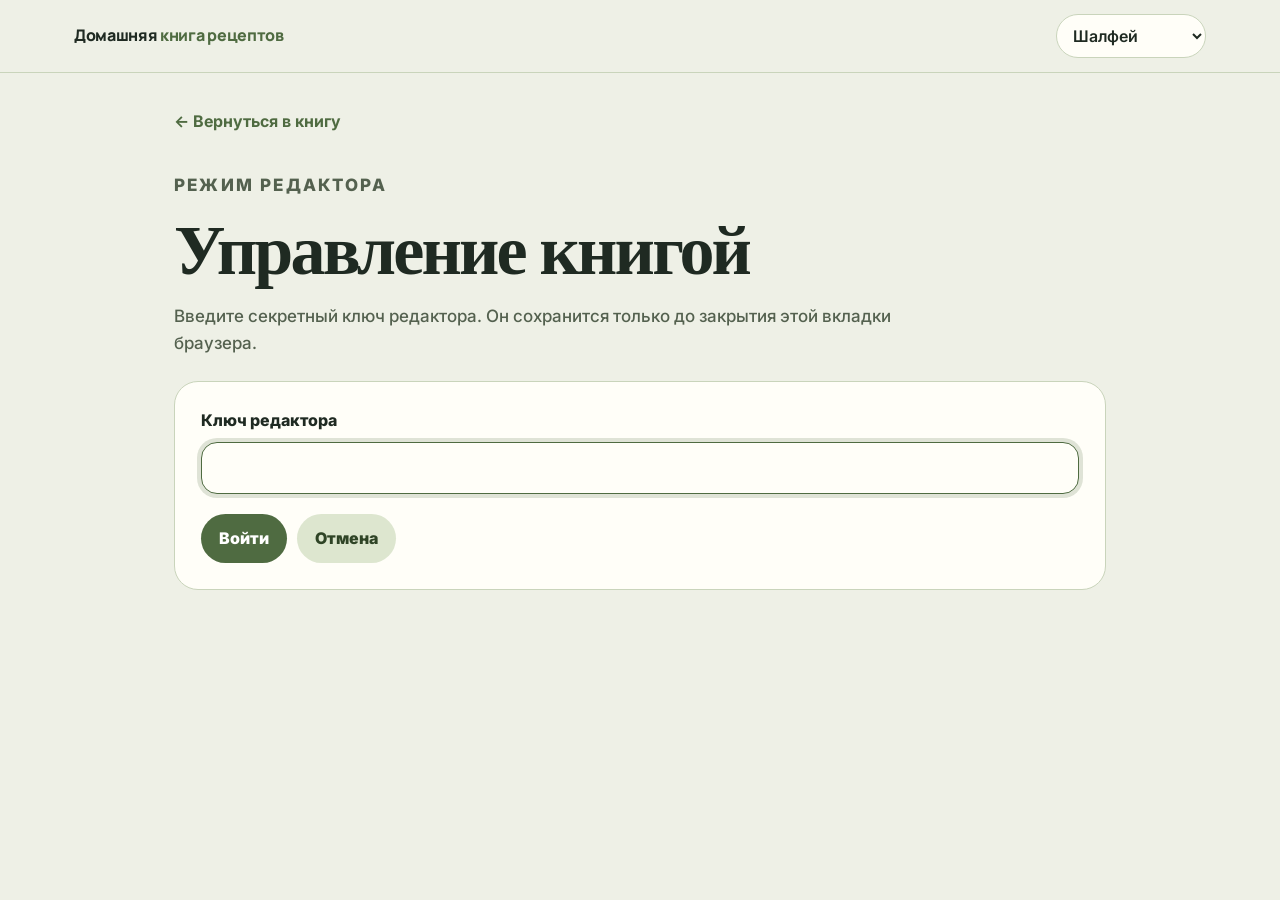
<file: admin.html>
<!doctype html>
<html lang="ru">
<head>
  <meta charset="utf-8">

  <meta
    name="viewport"
    content="width=device-width, initial-scale=1"
  >

  <meta name="robots" content="noindex, nofollow">

  <title>Добавить рецепт — Домашняя книга рецептов</title>

  <link rel="preconnect" href="https://fonts.googleapis.com">
  <link rel="preconnect" href="https://fonts.gstatic.com" crossorigin>
  <link rel="stylesheet" href="https://fonts.googleapis.com/css2?family=Inter:wght@400;500;600;700;800&family=Manrope:wght@600;700;800&display=swap">
  <link rel="stylesheet" href="/assets/css/styles.css">

  <style>
    .admin-shell {
      max-width: 980px;
      margin: auto;
      padding: 28px 24px 90px;
    }

    .admin-intro {
      margin-bottom: 24px;
    }

    .admin-intro h1 {
      margin: 10px 0 12px;
      font: 700 clamp(40px, 7vw, 70px) / 1 Georgia, serif;
      letter-spacing: -.04em;
    }

    .admin-intro p {
      max-width: 760px;
      color: var(--muted);
      font-size: 17px;
      line-height: 1.6;
    }

    .admin-form {
      display: grid;
      gap: 20px;
    }

    .form-grid {
      display: grid;
      grid-template-columns: repeat(2, minmax(0, 1fr));
      gap: 16px;
    }

    .form-field {
      display: grid;
      gap: 8px;
    }

    .form-field.full {
      grid-column: 1 / -1;
    }

    .form-field label,
    .fieldset-title {
      font-weight: 800;
    }

    .form-field small,
    .form-help {
      color: var(--muted);
      line-height: 1.5;
    }

    textarea {
      width: 100%;
      min-height: 130px;
      resize: vertical;
      border: 1px solid var(--line);
      border-radius: 16px;
      background: var(--paper);
      color: var(--text);
      padding: 15px 16px;
      font: inherit;
      line-height: 1.55;
      outline: none;
    }

    textarea:focus {
      border-color: var(--accent);
      box-shadow:
        0 0 0 4px
        color-mix(in srgb, var(--accent) 18%, transparent);
    }

    .large-textarea {
      min-height: 230px;
    }

    .checkbox-grid {
      display: grid;
      gap: 12px;
    }

    .checkbox-row {
      display: grid;
      grid-template-columns: 22px 1fr;
      gap: 10px;
      align-items: start;
      cursor: pointer;
    }

    .checkbox-row input {
      width: 18px;
      height: 18px;
      margin: 2px 0 0;
    }

    .checkbox-row strong {
      display: block;
      margin-bottom: 3px;
    }

    .checkbox-row span {
      color: var(--muted);
      font-size: 14px;
      line-height: 1.45;
    }

    .admin-actions {
      display: flex;
      flex-wrap: wrap;
      gap: 10px;
      align-items: center;
    }

    .primary-button,
    .secondary-button,
    .danger-button {
      display: inline-flex;
      align-items: center;
      justify-content: center;
      border: 0;
      border-radius: 999px;
      padding: 12px 18px;
      font: inherit;
      font-weight: 850;
      cursor: pointer;
      text-decoration: none;
    }

    .primary-button {
      background: var(--accent);
      color: white;
    }

    .secondary-button {
      background: var(--soft);
      color: var(--accent-dark);
    }

    .danger-button {
      background: var(--paper);
      color: var(--text);
      border: 1px solid var(--line);
    }

    button:disabled {
      opacity: .55;
      cursor: wait;
    }

    .status-message {
      margin: 14px 0 0;
      padding: 14px 16px;
      border-radius: 16px;
      background: var(--highlight);
      border: 1px solid var(--line);
      line-height: 1.5;
    }

    .status-message.error {
      border-color: #b95b5b;
    }

    .status-message.success {
      border-color: var(--accent);
    }

    .status-message a {
      font-weight: 850;
      color: var(--accent-dark);
    }

    .admin-tabs {
      display: inline-flex;
      flex-wrap: wrap;
      gap: 4px;
      margin-bottom: 22px;
      padding: 4px;
      border: 1px solid var(--line);
      border-radius: 999px;
      background: var(--paper);
    }

    .admin-tab {
      flex: 1 1 auto;
      min-height: 44px;
      padding: 10px 18px;
      border: 0;
      border-radius: 999px;
      background: transparent;
      color: var(--text);
      font: inherit;
      font-weight: 700;
      cursor: pointer;
      text-align: center;
    }

    .admin-tab[aria-selected="true"] {
      background: var(--accent);
      color: white;
    }

    .admin-tab:focus-visible {
      outline: none;
      box-shadow: 0 0 0 3px color-mix(in srgb, var(--accent) 30%, transparent);
    }

    [data-panel="deleted"][hidden],
    [data-panel="recipe"][hidden] {
      display: none !important;
    }

    @media (max-width: 720px) {
      .admin-tabs {
        display: flex;
        flex-wrap: nowrap;
        width: 100%;
      }

      .admin-tab {
        flex: 1 1 0;
        min-height: 48px;
      }
    }

    .editor-bar {
      display: flex;
      flex-wrap: wrap;
      justify-content: space-between;
      align-items: center;
      gap: 12px;
      margin-bottom: 22px;
      padding: 14px 16px;
      border-radius: 18px;
      background: var(--soft);
    }

    .editor-bar p {
      margin: 0;
      font-weight: 800;
    }

    .image-upload-grid {
      display: grid;
      grid-template-columns: minmax(0, 1fr) minmax(240px, .8fr);
      gap: 20px;
      align-items: start;
    }

    .image-picker {
      display: grid;
      gap: 10px;
    }

    .image-picker input[type="file"] {
      width: 100%;
      border: 1px dashed var(--line);
      border-radius: 16px;
      background: var(--paper);
      padding: 18px;
      color: var(--text);
      font: inherit;
    }

    .image-preview-card {
      overflow: hidden;
      border: 1px solid var(--line);
      border-radius: 18px;
      background: var(--paper);
    }

    .image-preview-card img {
      display: block;
      width: 100%;
      max-height: 360px;
      object-fit: cover;
      background: var(--soft);
    }

    .image-preview-info {
      display: grid;
      gap: 10px;
      padding: 14px;
    }

    .image-preview-info p {
      margin: 0;
      color: var(--muted);
      font-size: 14px;
      line-height: 1.45;
      overflow-wrap: anywhere;
    }

    .import-box {
      border: 2px solid color-mix(in srgb, var(--accent) 35%, var(--line));
      background:
        linear-gradient(
          135deg,
          color-mix(in srgb, var(--soft) 75%, transparent),
          var(--paper)
        );
    }

    .import-form-row {
      display: grid;
      grid-template-columns: minmax(0, 1fr) auto;
      gap: 10px;
      align-items: end;
    }

    .import-preview {
      margin-top: 18px;
      overflow: hidden;
      border: 1px solid var(--line);
      border-radius: 20px;
      background: var(--paper);
    }

    .import-preview-layout {
      display: grid;
      grid-template-columns: minmax(220px, .75fr) minmax(0, 1.25fr);
    }

    .import-preview-image-wrap {
      min-height: 260px;
      background: var(--soft);
    }

    .import-preview-image-wrap img {
      width: 100%;
      height: 100%;
      min-height: 260px;
      max-height: 460px;
      display: block;
      object-fit: cover;
    }

    .import-preview-body {
      display: grid;
      align-content: start;
      gap: 14px;
      padding: 22px;
    }

    .import-preview-body h3 {
      margin: 0;
      font: 700 clamp(27px, 4vw, 40px) / 1.05 Georgia, serif;
    }

    .import-preview-body p {
      margin: 0;
      line-height: 1.55;
    }

    .import-source {
      color: var(--muted);
      overflow-wrap: anywhere;
    }

    .import-meta {
      display: flex;
      flex-wrap: wrap;
      gap: 8px;
    }

    .import-meta span {
      padding: 7px 10px;
      border-radius: 999px;
      background: var(--soft);
      color: var(--accent-dark);
      font-size: 14px;
      font-weight: 800;
    }

    .import-warning-list {
      margin: 0;
      padding: 14px 18px 14px 34px;
      border-radius: 15px;
      background: var(--highlight);
      line-height: 1.5;
    }

    .import-details {
      display: grid;
      grid-template-columns: repeat(2, minmax(0, 1fr));
      gap: 14px;
      padding: 0 22px 22px;
    }

    .import-detail-card {
      min-width: 0;
      border: 1px solid var(--line);
      border-radius: 16px;
      padding: 16px;
      background: var(--paper);
    }

    .import-detail-card h4 {
      margin: 0 0 10px;
      font-size: 17px;
    }

    .import-scroll-list {
      max-height: 300px;
      margin: 0;
      padding-left: 22px;
      overflow: auto;
      line-height: 1.5;
    }

    .import-scroll-list li + li {
      margin-top: 7px;
    }

    .import-preview-footer {
      display: grid;
      gap: 14px;
      padding: 18px 22px 22px;
      border-top: 1px solid var(--line);
    }

    .import-image-choice {
      display: grid;
      grid-template-columns: 22px 1fr;
      gap: 10px;
      align-items: start;
      cursor: pointer;
    }

    .import-image-choice input {
      width: 18px;
      height: 18px;
      margin-top: 3px;
    }

    .import-image-choice strong {
      display: block;
      margin-bottom: 3px;
    }

    .import-image-choice small {
      color: var(--muted);
      line-height: 1.4;
    }

    .picker {
      position: relative;
      display: grid;
      gap: 8px;
    }

    .picker-trigger {
      display: flex;
      align-items: center;
      justify-content: space-between;
      gap: 10px;
      min-height: 48px;
      padding: 12px 16px;
      border: 1px solid var(--line);
      border-radius: 16px;
      background: var(--paper);
      color: var(--text);
      font: inherit;
      text-align: left;
      cursor: pointer;
      overflow-wrap: anywhere;
    }

    .picker-trigger:focus,
    .picker[data-open="true"] .picker-trigger {
      border-color: var(--accent);
      box-shadow: 0 0 0 4px color-mix(in srgb, var(--accent) 18%, transparent);
      outline: none;
    }

    .picker-trigger .picker-summary {
      flex: 1;
      min-width: 0;
    }

    .picker-trigger .picker-placeholder {
      color: var(--muted);
    }

    .picker-caret {
      flex-shrink: 0;
      font-size: 12px;
      color: var(--muted);
      transition: transform .15s ease;
    }

    .picker[data-open="true"] .picker-caret {
      transform: rotate(180deg);
    }

    .picker-panel {
      position: absolute;
      top: calc(100% + 6px);
      left: 0;
      right: 0;
      z-index: 30;
      max-height: min(60vh, 360px);
      overflow: auto;
      padding: 10px;
      border: 1px solid var(--line);
      border-radius: 18px;
      background: var(--paper);
      box-shadow: 0 18px 40px rgba(0, 0, 0, .12);
    }

    .picker-search {
      width: 100%;
      margin-bottom: 10px;
      padding: 10px 12px;
      border: 1px solid var(--line);
      border-radius: 12px;
      background: var(--paper);
      color: var(--text);
      font: inherit;
    }

    .picker-search:focus {
      border-color: var(--accent);
      box-shadow: 0 0 0 3px color-mix(in srgb, var(--accent) 16%, transparent);
      outline: none;
    }

    .picker-option {
      display: grid;
      grid-template-columns: 22px 1fr;
      gap: 10px;
      align-items: start;
      padding: 9px 10px;
      border-radius: 12px;
      cursor: pointer;
    }

    .picker-option:hover,
    .picker-option:focus-within {
      background: var(--soft);
    }

    .picker-option input {
      width: 18px;
      height: 18px;
      margin: 2px 0 0;
    }

    .picker-option span {
      line-height: 1.4;
    }

    .picker-empty {
      padding: 12px;
      color: var(--muted);
      text-align: center;
    }

    .picker-clear {
      display: inline-flex;
      align-items: center;
      gap: 6px;
      padding: 8px 12px;
      border: 0;
      border-radius: 999px;
      background: var(--soft);
      color: var(--accent-dark);
      font: inherit;
      font-weight: 700;
      cursor: pointer;
      margin-bottom: 8px;
    }

    .picker-clear[hidden] {
      display: none;
    }

    @media (max-width: 720px) {
      .picker-panel {
        max-height: 70vh;
      }
    }

    [hidden] {
      display: none !important;
    }

    @media (max-width: 720px) {
      .admin-shell {
        padding-left: 16px;
        padding-right: 16px;
      }

      .form-grid,
      .image-upload-grid,
      .import-form-row,
      .import-preview-layout,
      .import-details {
        grid-template-columns: 1fr;
      }

      .form-field.full {
        grid-column: auto;
      }

      .admin-actions > * {
        width: 100%;
      }

      .import-preview-image-wrap,
      .import-preview-image-wrap img {
        min-height: 210px;
        max-height: 330px;
      }
    }

    .deleted-recipes-list {
      display: grid;
      gap: 10px;
      margin: 0;
      padding: 0;
      list-style: none;
    }

    .deleted-recipe-item {
      display: flex;
      flex-wrap: wrap;
      gap: 10px;
      align-items: center;
      justify-content: space-between;
      padding: 14px 16px;
      border: 1px solid var(--line);
      border-radius: 16px;
      background: var(--paper);
    }

    .deleted-recipe-info {
      display: grid;
      gap: 4px;
      min-width: 0;
      flex: 1 1 240px;
    }

    .deleted-recipe-title {
      font-weight: 800;
      word-break: break-word;
    }

    .deleted-recipe-date {
      color: var(--muted);
      font-size: 14px;
    }

    .deleted-recipe-actions {
      display: flex;
      gap: 8px;
      flex-shrink: 0;
    }

    .deleted-empty {
      color: var(--muted);
      line-height: 1.6;
    }
  </style>
</head>

<body>
  <header class="site-header">
    <div class="header-inner">
      <a class="brand" href="/">
        Домашняя <em>книга рецептов</em>
      </a>

      <div class="header-actions">
        <select
          class="theme-select"
          data-theme-select
          aria-label="Цветовая тема"
        >
          <option value="sage">Шалфей</option>
          <option value="coffee">☕ Кофе</option>
          <option value="sea">Морская</option>
          <option value="cobalt">Кобальт</option>
          <option value="cherry">❤️ Вишня</option>
          <option value="plum">Сливовая</option>
          <option value="turquoise">Бирюза</option>
          <option value="lilac">Сиреневая</option>
          <option value="dark">Тёмная</option>
        </select>
      </div>
    </div>
  </header>

  <main class="admin-shell">
    <a class="back" href="/">← Вернуться в книгу</a>

    <section id="login-section">
      <div class="admin-intro">
        <p class="kicker">Режим редактора</p>
        <h1>Управление книгой</h1>

        <p>
          Введите секретный ключ редактора. Он сохранится только
          до закрытия этой вкладки браузера.
        </p>
      </div>

      <form id="login-form" class="block admin-form">
        <div class="form-field">
          <label for="editor-key">Ключ редактора</label>

          <input
            id="editor-key"
            name="editorKey"
            type="password"
            autocomplete="off"
            required
          >
        </div>

        <div class="admin-actions">
          <button
            id="login-button"
            class="primary-button"
            type="submit"
          >
            Войти
          </button>

          <a class="secondary-button" href="/">
            Отмена
          </a>
        </div>

        <p id="login-status" class="status-message" hidden></p>
      </form>
    </section>

    <section id="editor-section" hidden>
      <div class="editor-bar">
        <p>Режим редактора включён</p>

        <div class="admin-actions">
          <a class="secondary-button" href="/">
            Открыть книгу
          </a>

          <button
            id="logout-button"
            class="danger-button"
            type="button"
          >
            Выйти
          </button>
        </div>
      </div>

      <div class="admin-tabs" role="tablist" aria-label="Разделы админки">
        <button
          type="button"
          class="admin-tab"
          role="tab"
          id="tab-recipe"
          aria-controls="panel-recipe"
          aria-selected="true"
          data-tab="recipe"
        >
          Добавить рецепт
        </button>

        <button
          type="button"
          class="admin-tab"
          role="tab"
          id="tab-deleted"
          aria-controls="panel-deleted"
          aria-selected="false"
          data-tab="deleted"
        >
          Удалённые рецепты
        </button>
      </div>

      <section
        id="panel-recipe"
        data-panel="recipe"
        role="tabpanel"
        aria-labelledby="tab-recipe"
      >
      <div class="admin-intro">
        <p class="kicker" id="form-kicker">Новая карточка</p>
        <h1 id="form-title">Добавить рецепт</h1>

        <p>
          Рецепт можно заполнить вручную или сначала импортировать
          с сайта. После импорта обязательно проверьте данные и только
          потом сохраните карточку.
        </p>

        <div id="new-recipe-button-wrap" hidden>
          <a class="secondary-button" href="/admin.html">Создать новый рецепт</a>
        </div>
      </div>

      <section class="block import-box">
        <h2>Импортировать по ссылке</h2>

        <p class="form-help">
          Вставьте ссылку на страницу рецепта. Мы попробуем получить
          название, ингредиенты, шаги, время, порции и фотографию.
          Ничего не сохранится без вашего подтверждения.
        </p>

        <form id="import-form" class="admin-form">
          <div class="import-form-row">
            <div class="form-field">
              <label for="import-url">Ссылка на рецепт</label>

              <input
                id="import-url"
                name="importUrl"
                type="url"
                inputmode="url"
                autocomplete="url"
                placeholder="https://..."
                required
              >
            </div>

            <button
              id="import-button"
              class="primary-button"
              type="submit"
            >
              Получить рецепт
            </button>
          </div>

          <p id="import-status" class="status-message" hidden></p>
        </form>

        <article id="import-preview" class="import-preview" hidden>
          <div class="import-preview-layout">
            <div
              id="import-preview-image-wrap"
              class="import-preview-image-wrap"
              hidden
            >
              <img
                id="import-preview-image"
                alt="Фотография найденного рецепта"
              >
            </div>

            <div class="import-preview-body">
              <p class="kicker">Предварительный просмотр</p>
              <h3 id="import-preview-title">Рецепт</h3>
              <p id="import-preview-description" hidden></p>
              <p id="import-preview-source" class="import-source"></p>
              <div id="import-preview-meta" class="import-meta"></div>

              <ul
                id="import-preview-warnings"
                class="import-warning-list"
                hidden
              ></ul>
            </div>
          </div>

          <div class="import-details">
            <section class="import-detail-card">
              <h4 id="import-ingredients-heading">Ингредиенты</h4>
              <ul
                id="import-preview-ingredients"
                class="import-scroll-list"
              ></ul>
            </section>

            <section class="import-detail-card">
              <h4 id="import-steps-heading">Приготовление</h4>
              <ol
                id="import-preview-steps"
                class="import-scroll-list"
              ></ol>
            </section>
          </div>

          <div class="import-preview-footer">
            <label
              id="import-image-choice"
              class="import-image-choice"
              hidden
            >
              <input
                id="import-image-checkbox"
                type="checkbox"
                checked
              >

              <span>
                <strong>Сохранить найденную фотографию</strong>
                <small>
                  При сохранении рецепта изображение будет скопировано
                  в ваше R2-хранилище.
                </small>
              </span>
            </label>

            <div class="admin-actions">
              <button
                id="apply-import-button"
                class="primary-button"
                type="button"
              >
                Перенести в форму
              </button>

              <button
                id="cancel-import-button"
                class="danger-button"
                type="button"
              >
                Отменить импорт
              </button>
            </div>
          </div>
        </article>
      </section>

      <form id="recipe-form" class="admin-form">
        <section class="block">
          <h2>Основное</h2>

          <div class="form-grid">
            <div class="form-field full">
              <label for="title">Название *</label>

              <input
                id="title"
                name="title"
                type="text"
                maxlength="200"
                required
              >
            </div>

            <div class="form-field full">
              <label for="description">Краткое описание</label>

              <textarea
                id="description"
                name="description"
              ></textarea>
            </div>

            <div class="form-field">
              <label>Категории</label>

              <div
                id="category-picker"
                class="picker"
                data-picker="category"
              >
                <button
                  type="button"
                  class="picker-trigger"
                  data-picker-trigger
                  aria-haspopup="listbox"
                  aria-expanded="false"
                >
                  <span
                    class="picker-summary"
                    data-picker-summary
                  >
                    <span class="picker-placeholder">
                      Выберите категории
                    </span>
                  </span>

                  <span class="picker-caret">▼</span>
                </button>

                <div
                  class="picker-panel"
                  data-picker-panel
                  hidden
                >
                  <input
                    type="search"
                    class="picker-search"
                    placeholder="Найти категорию…"
                    data-picker-search
                  >

                  <button
                    type="button"
                    class="picker-clear"
                    data-picker-clear
                    hidden
                  >
                    Сбросить
                  </button>

                  <div
                    class="picker-options"
                    data-picker-options
                    role="listbox"
                    aria-multiselectable="true"
                  ></div>
                </div>
              </div>

              <small>
                Можно выбрать несколько. Свободного ввода нет.
              </small>
            </div>

            <div class="form-field">
              <label>Метки</label>

              <div
                id="tag-picker"
                class="picker"
                data-picker="tag"
              >
                <button
                  type="button"
                  class="picker-trigger"
                  data-picker-trigger
                  aria-haspopup="listbox"
                  aria-expanded="false"
                >
                  <span
                    class="picker-summary"
                    data-picker-summary
                  >
                    <span class="picker-placeholder">
                      Выберите метки
                    </span>
                  </span>

                  <span class="picker-caret">▼</span>
                </button>

                <div
                  class="picker-panel"
                  data-picker-panel
                  hidden
                >
                  <input
                    type="search"
                    class="picker-search"
                    placeholder="Найти метку…"
                    data-picker-search
                  >

                  <button
                    type="button"
                    class="picker-clear"
                    data-picker-clear
                    hidden
                  >
                    Сбросить
                  </button>

                  <div
                    class="picker-options"
                    data-picker-options
                    role="listbox"
                    aria-multiselectable="true"
                  ></div>
                </div>
              </div>

              <small>
                Отмечайте подходящие метки. Свободного ввода нет.
              </small>
            </div>

            <div class="form-field">
              <label for="servings">Базовое количество порций</label>

              <input
                id="servings"
                name="servings"
                type="number"
                min="0"
                step="0.5"
                placeholder="6"
              >
            </div>

            <div class="form-field">
              <label for="servings-text">Как показать порции</label>

              <input
                id="servings-text"
                name="servingsText"
                type="text"
                placeholder="6–8 порций"
              >
            </div>

            <div class="form-field">
              <label for="prep-minutes">Подготовка, минут</label>

              <input
                id="prep-minutes"
                name="prepMinutes"
                type="number"
                min="0"
                step="1"
                placeholder="20"
              >
            </div>

            <div class="form-field">
              <label for="cook-minutes">Приготовление, минут</label>

              <input
                id="cook-minutes"
                name="cookMinutes"
                type="number"
                min="0"
                step="1"
                placeholder="40"
              >
            </div>

            <div class="form-field">
              <label for="total-minutes">Общее время, минут</label>

              <input
                id="total-minutes"
                name="totalMinutes"
                type="number"
                min="0"
                step="1"
                placeholder="60"
              >
            </div>
          </div>
        </section>

        <section class="block">
          <h2>Фотография</h2>

          <div class="image-upload-grid">
            <div class="image-picker">
              <div class="form-field">
                <label for="image-file">
                  Выбрать фотографию
                </label>

                <input
                  id="image-file"
                  name="imageFile"
                  type="file"
                  accept="image/jpeg,image/png,image/webp"
                >

                <small>
                  Поддерживаются JPG, PNG и WebP размером до 8 МБ.
                  Для экономии места лучше использовать изображение
                  до 1600 пикселей и весом до 1–2 МБ.
                </small>
              </div>

              <p id="image-status" class="status-message" hidden></p>
            </div>

            <div
              id="image-preview-card"
              class="image-preview-card"
              hidden
            >
              <img
                id="image-preview"
                alt="Предварительный просмотр фотографии"
              >

              <div class="image-preview-info">
                <p id="image-file-info"></p>

                <button
                  id="remove-image-button"
                  class="danger-button"
                  type="button"
                >
                  Убрать фотографию
                </button>
              </div>
            </div>
          </div>
        </section>

        <section class="block">
          <h2>Ингредиенты *</h2>

          <div class="form-field">
            <label for="ingredients">
              Каждый ингредиент с новой строки
            </label>

            <textarea
              id="ingredients"
              name="ingredients"
              class="large-textarea"
              required
              placeholder="[Для супа]
Курица — 500–700 г
Картофель — 4–5 шт.
Соль — по вкусу

[Для клёцок]
Яйцо — 1 шт.
Мука — 5–7 ст. л."
            ></textarea>

            <small>
              Строка в квадратных скобках создаёт раздел:
              [Для супа]. Строка [] завершает раздел.
            </small>
          </div>
        </section>

        <section class="block">
          <h2>Приготовление *</h2>

          <div class="form-field">
            <label for="steps">
              Каждый шаг с новой строки
            </label>

            <textarea
              id="steps"
              name="steps"
              class="large-textarea"
              required
              placeholder="1. Сварить куриный бульон.
2. Добавить картофель.

[Клёцки]
Смешать яйцо, молоко и муку.
Опускать тесто в кипящий суп.

[]
5. Добавить зелень и дать супу настояться."
            ></textarea>

            <small>
              Обычные строки становятся нумерованными шагами.
              Блок [Клёцки] показывается как вложенный блок без номеров.
              Строка [] возвращает обычную нумерацию.
            </small>
          </div>
        </section>

        <section class="block">
          <h2>Полезные дополнения</h2>

          <div class="form-grid">
            <div class="form-field full">
              <label for="tips">Хитрости</label>

              <textarea
                id="tips"
                name="tips"
                placeholder="Каждая хитрость с новой строки или через точку с запятой."
              ></textarea>
            </div>

            <div class="form-field full">
              <label for="serve-with">С чем подавать</label>

              <textarea
                id="serve-with"
                name="serveWith"
              ></textarea>
            </div>

            <div class="form-field full">
              <label for="highlight">Изюминка</label>

              <textarea
                id="highlight"
                name="highlight"
              ></textarea>
            </div>

            <div class="form-field full">
              <label for="batch-tip">
                Что можно приготовить заранее или побольше
              </label>

              <textarea
                id="batch-tip"
                name="batchTip"
              ></textarea>
            </div>

            <div class="form-field full">
              <label for="notes">Заметки</label>

              <textarea
                id="notes"
                name="notes"
              ></textarea>
            </div>
          </div>
        </section>

        <section class="block">
          <h2>Источник</h2>

          <div class="form-grid">
            <div class="form-field">
              <label for="source-name">Название источника</label>

              <input
                id="source-name"
                name="sourceName"
                type="text"
                value="Рецепт от Пети"
              >
            </div>

            <div class="form-field">
              <label for="source-url">Ссылка на источник</label>

              <input
                id="source-url"
                name="sourceUrl"
                type="url"
                placeholder="https://..."
              >
            </div>

            <div class="form-field full">
              <label for="image-credit">
                Автор или источник фотографии
              </label>

              <input
                id="image-credit"
                name="imageCredit"
                type="text"
                placeholder="Например: собственная фотография"
              >
            </div>
          </div>
        </section>

        <section class="block">
          <h2>Отметки</h2>

          <div class="checkbox-grid">
            <label class="checkbox-row">
              <input
                name="isVerified"
                type="checkbox"
              >

              <span>
                <strong>Проверено</strong>
                Рецепт уже приготовлен и одобрен.
              </span>
            </label>

            <label class="checkbox-row">
              <input
                name="isFavorite"
                type="checkbox"
              >

              <span>
                <strong>Избранное</strong>
                Показывать сердечко в книге.
              </span>
            </label>

            <label class="checkbox-row">
              <input
                name="isWeeklyPrep"
                type="checkbox"
              >

              <span>
                <strong>Заготовки на неделю</strong>
                Ставьте только для полноценной заготовки, которую можно
                заморозить или завакуумировать и позднее быстро довести
                до готовности. Супы и обычные готовые блюда эту метку
                не получают.
              </span>
            </label>
          </div>
        </section>

        <div class="admin-actions">
          <button
            id="save-button"
            class="primary-button"
            type="submit"
          >
            Сохранить рецепт
          </button>

          <button
            id="reset-button"
            class="secondary-button"
            type="button"
          >
            Очистить форму
          </button>

          <a class="danger-button" href="/">
            Отмена
          </a>
        </div>

        <p id="save-status" class="status-message" hidden></p>
      </form>
      </section>

      <section
        class="block"
        id="deleted-recipes-section"
        data-panel="deleted"
        role="tabpanel"
        aria-labelledby="tab-deleted"
        hidden
      >
        <h2>Удалённые рецепты</h2>

        <p
          id="deleted-recipes-status"
          class="status-message"
          hidden
        ></p>

        <ul
          id="deleted-recipes-list"
          class="deleted-recipes-list"
          hidden
        ></ul>

        <p
          id="deleted-recipes-empty"
          class="deleted-empty"
          hidden
        >Удалённых рецептов нет.</p>
      </section>
    </section>
  </main>

  <script src="/assets/js/theme.js"></script>
  <script src="/assets/js/taxonomy.js"></script>
  <script type="module" src="/assets/js/admin.js"></script>
</body>
</html>
</file>
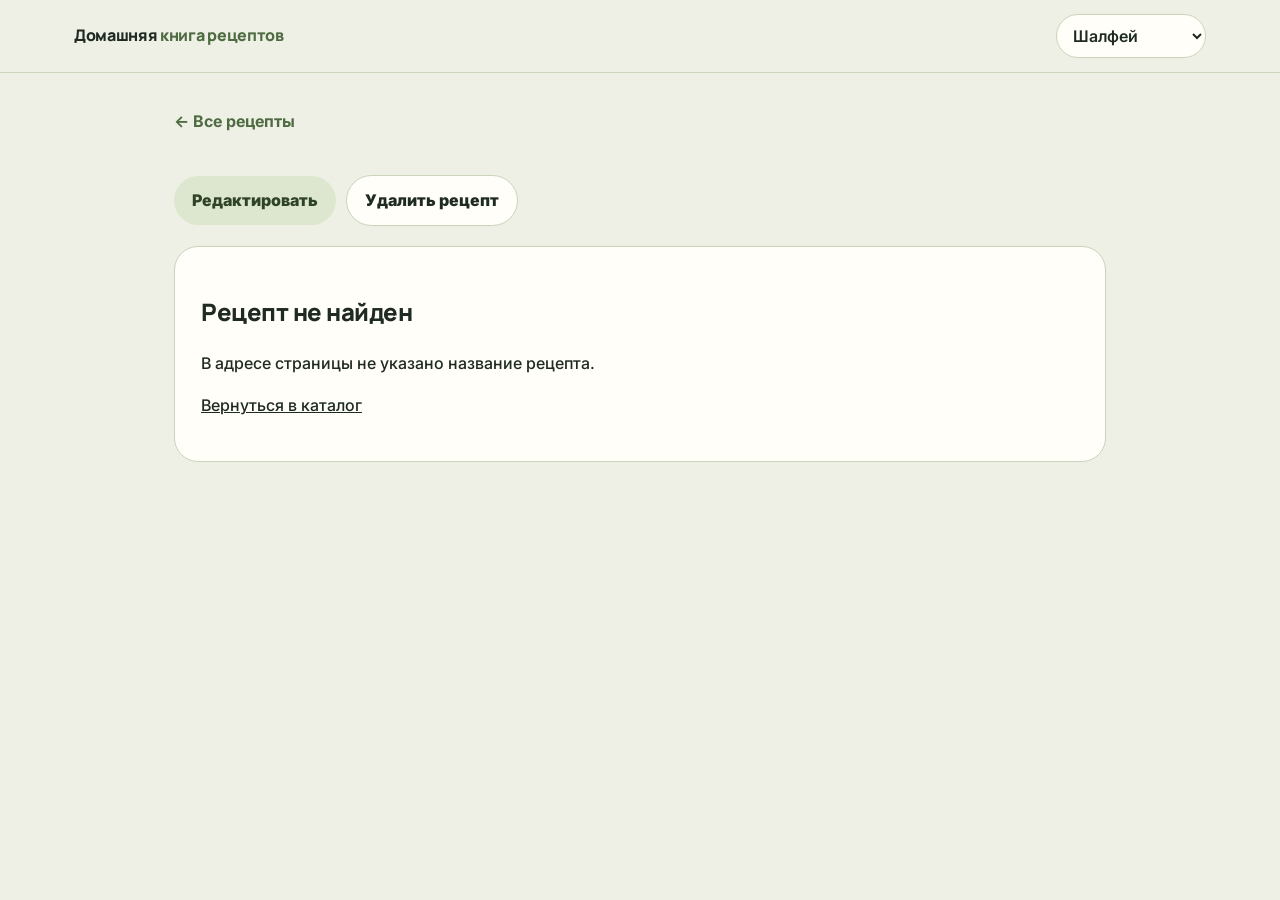
<file: recipe.html>
<!doctype html>
<html lang="ru" itemscope itemtype="https://schema.org/Recipe">
<head>
  <meta charset="utf-8">
  <meta name="viewport" content="width=device-width, initial-scale=1">

  <title>Рецепт — Домашняя книга рецептов</title>
  <meta
    id="page-description"
    name="description"
    content="Рецепт из домашней книги"
  >

  <link rel="preconnect" href="https://fonts.googleapis.com">
  <link rel="preconnect" href="https://fonts.gstatic.com" crossorigin>
  <link rel="stylesheet" href="https://fonts.googleapis.com/css2?family=Inter:wght@400;500;600;700;800&family=Manrope:wght@600;700;800&display=swap">
  <link rel="stylesheet" href="/assets/css/styles.css">

  <style>
    .admin-actions {
      display: flex;
      flex-wrap: wrap;
      gap: 10px;
      align-items: center;
      margin-top: 20px;
    }

    .secondary-button,
    .danger-button {
      display: inline-flex;
      align-items: center;
      justify-content: center;
      border: 0;
      border-radius: 999px;
      padding: 12px 18px;
      font: inherit;
      font-weight: 850;
      cursor: pointer;
      text-decoration: none;
    }

    .secondary-button {
      background: var(--soft);
      color: var(--accent-dark);
    }

    .danger-button {
      background: var(--paper);
      color: var(--text);
      border: 1px solid var(--line);
    }

    .danger-button:disabled {
      opacity: .55;
      cursor: wait;
    }
  </style>

  <script
    id="recipe-jsonld"
    type="application/ld+json"
  >{}</script>
</head>

<body>
  <header class="site-header">
    <div class="header-inner">
      <a class="brand" href="/">
        Домашняя <em>книга рецептов</em>
      </a>

      <div class="header-actions">
        <select
          class="theme-select"
          data-theme-select
          aria-label="Цветовая тема"
        >
          <option value="sage">Шалфей</option>
          <option value="coffee">☕ Кофе</option>
          <option value="sea">Морская</option>
          <option value="cobalt">Кобальт</option>
          <option value="cherry">❤️ Вишня</option>
          <option value="plum">Сливовая</option>
          <option value="turquoise">Бирюза</option>
          <option value="lilac">Сиреневая</option>
          <option value="dark">Тёмная</option>
        </select>
      </div>
    </div>
  </header>

  <main class="recipe-shell">
    <a class="back" href="/">← Все рецепты</a>

    <div id="edit-recipe-wrap" class="admin-actions" hidden>
      <a
        id="edit-recipe-link"
        class="secondary-button"
        href="/admin"
      >Редактировать</a>
      <button
        id="delete-recipe-button"
        class="danger-button"
        type="button"
        hidden
      >Удалить рецепт</button>
    </div>

    <p id="recipe-loading">Загружаем рецепт…</p>

    <section
      id="recipe-error"
      class="block"
      hidden
    >
      <h1>Рецепт не найден</h1>
      <p id="recipe-error-text">
        Не удалось загрузить карточку рецепта.
      </p>
      <p><a href="/">Вернуться в каталог</a></p>
    </section>

    <article id="recipe-content" hidden>
      <img
        id="recipe-cover"
        class="cover"
        itemprop="image"
        alt=""
        hidden
      >

      <section class="recipe-head">
        <p id="recipe-category" class="kicker"></p>

        <h1 id="recipe-title" itemprop="name"></h1>

        <p
          id="recipe-description"
          class="lead"
          itemprop="description"
        ></p>

        <div id="recipe-meta" class="recipe-meta"></div>

        <div id="recipe-tags" class="recipe-tags"></div>
      </section>

      <section id="ingredients-block" class="block">
        <h2>Ингредиенты</h2>
        <div id="ingredients"></div>
      </section>

      <section id="steps-block" class="block">
        <h2>Приготовление</h2>
        <div id="steps"></div>
      </section>

      <section id="tips-block" class="block" hidden>
        <h2>Хитрости</h2>
        <div id="tips"></div>
      </section>

      <section id="serve-block" class="block" hidden>
        <h2>С чем подавать</h2>
        <div id="serve-with"></div>
      </section>

      <section id="highlight-block" class="block highlight" hidden>
        <h2>Изюминка</h2>
        <p id="highlight"></p>
      </section>

      <section id="batch-block" class="block" hidden>
        <h2>Что приготовить заранее</h2>
        <p id="batch-tip"></p>
      </section>

      <section id="notes-block" class="block" hidden>
        <h2>Заметки</h2>
        <p id="notes"></p>
      </section>

      <section id="nutrition-block" class="block" hidden>
        <h2>Пищевая ценность</h2>
        <p id="nutrition-basis"></p>

        <div id="nutrition" class="nutrition"></div>
      </section>

      <section id="source-block" class="block" hidden>
        <h2>Источник</h2>
        <p id="source"></p>
      </section>
    </article>

  </main>

  <script>
    (function () {
      if (sessionStorage.getItem("receptyAdminKey")) {
        var wrap = document.getElementById("edit-recipe-wrap");
        var link = document.getElementById("edit-recipe-link");
        var deleteButton = document.getElementById("delete-recipe-button");
        var slug = new URLSearchParams(window.location.search).get("slug");
        if (wrap && link && slug) {
          link.href = "/admin?edit=" + encodeURIComponent(slug);
          wrap.hidden = false;
          link.addEventListener("click", function (event) {
            event.preventDefault();
            window.location.href =
              "/admin?edit=" + encodeURIComponent(slug);
          });
          if (deleteButton) {
            deleteButton.hidden = false;
            deleteButton.addEventListener("click", function () {
              if (!slug) return;
              var ok = window.confirm(
                "Удалить этот рецепт? Карточка будет скрыта из каталога, фотография останется в хранилище."
              );
              if (!ok) return;

              deleteButton.disabled = true;
              var originalText = deleteButton.textContent;
              deleteButton.textContent = "Удаляем…";

              fetch(
                "/api/admin/recipes/" + encodeURIComponent(slug),
                {
                  method: "DELETE",
                  headers: {
                    Accept: "application/json",
                    Authorization:
                      "Bearer " + sessionStorage.getItem("receptyAdminKey"),
                  },
                }
              )
                .then(function (response) {
                  if (response.status === 401) {
                    sessionStorage.removeItem("receptyAdminKey");
                    throw new Error(
                      "Срок режима редактора закончился. Войдите снова."
                    );
                  }
                  return response.json().then(function (data) {
                    if (!response.ok || !data.success) {
                      throw new Error(
                        data.message ||
                        data.error ||
                        "Не удалось удалить рецепт."
                      );
                    }
                    window.location.href = "/";
                  });
                })
                .catch(function (error) {
                  deleteButton.disabled = false;
                  deleteButton.textContent = originalText;
                  window.alert(
                    error && error.message
                      ? error.message
                      : "Не удалось удалить рецепт."
                  );
                });
            });
          }
        }
      }
    })();
  </script>

  <script src="/assets/js/theme.js"></script>
  <script type="module" src="/assets/js/recipe.js"></script>
</body>
</html>
</file>
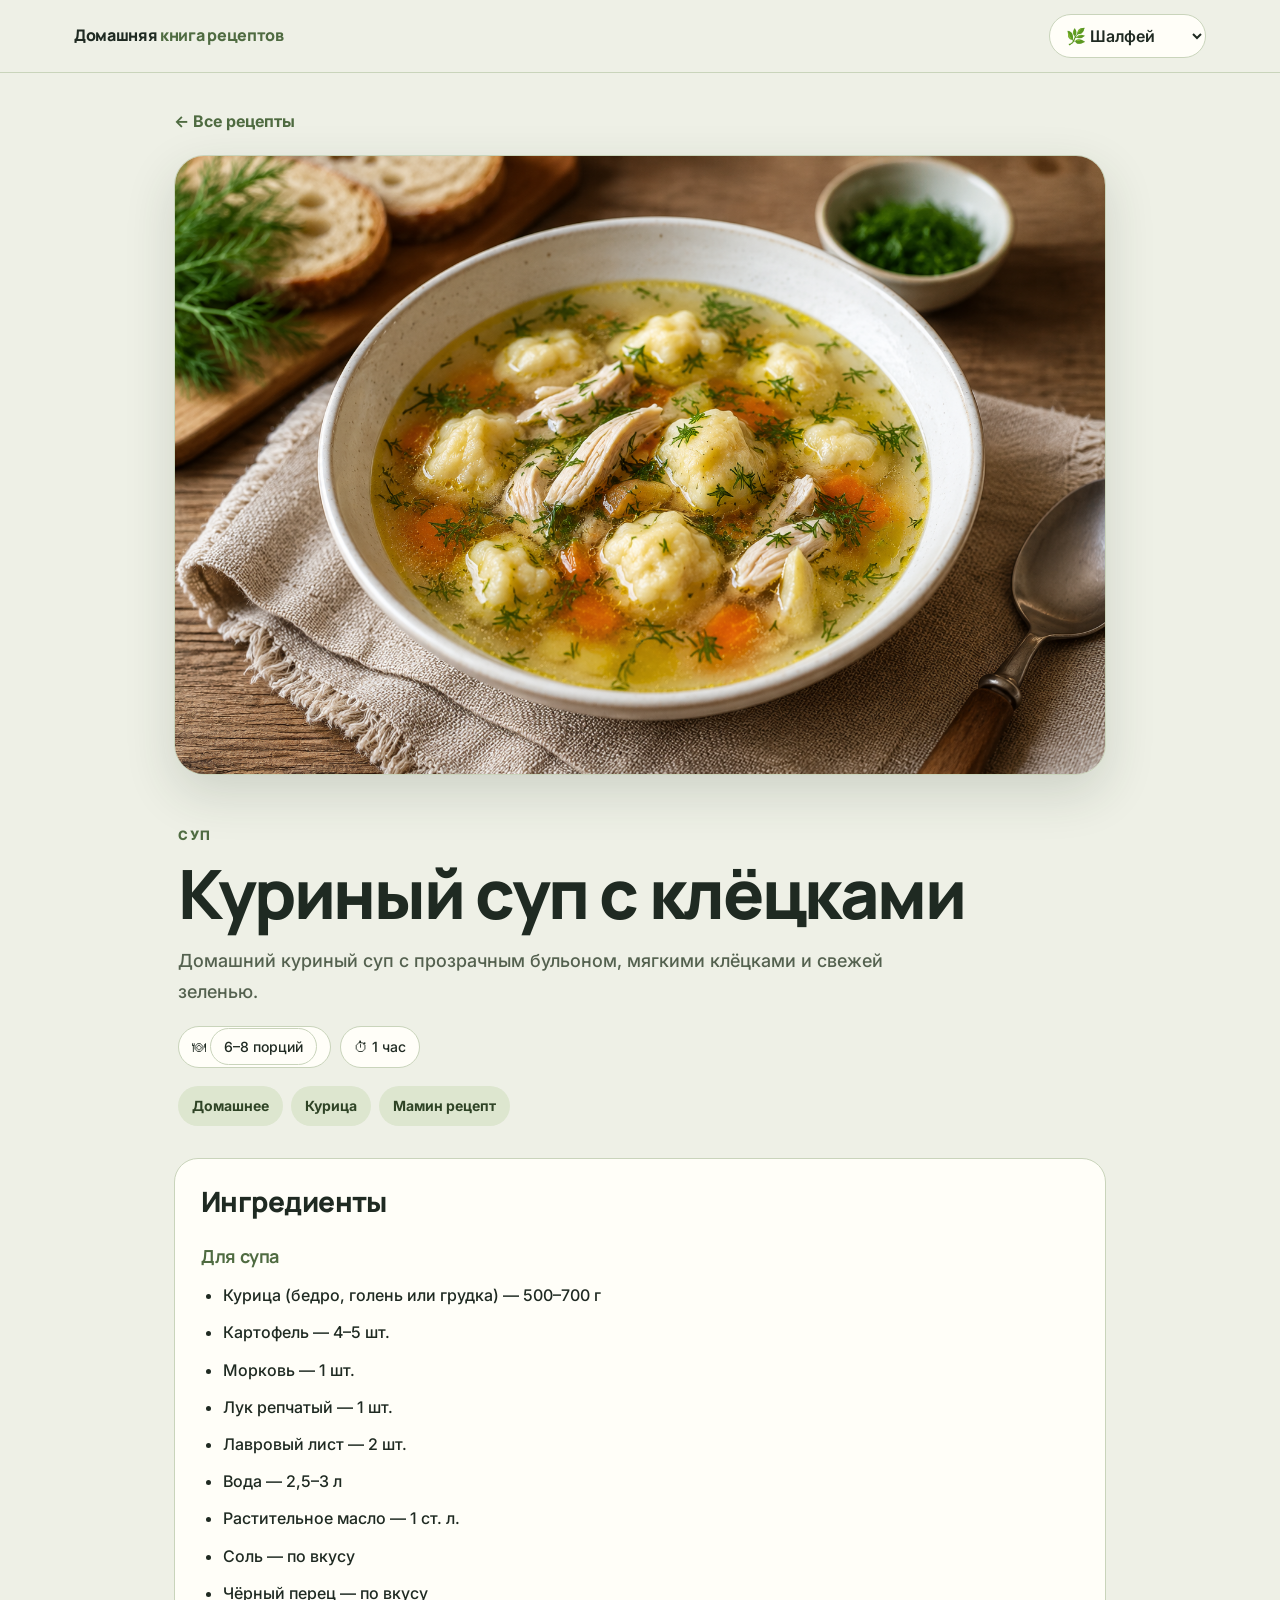
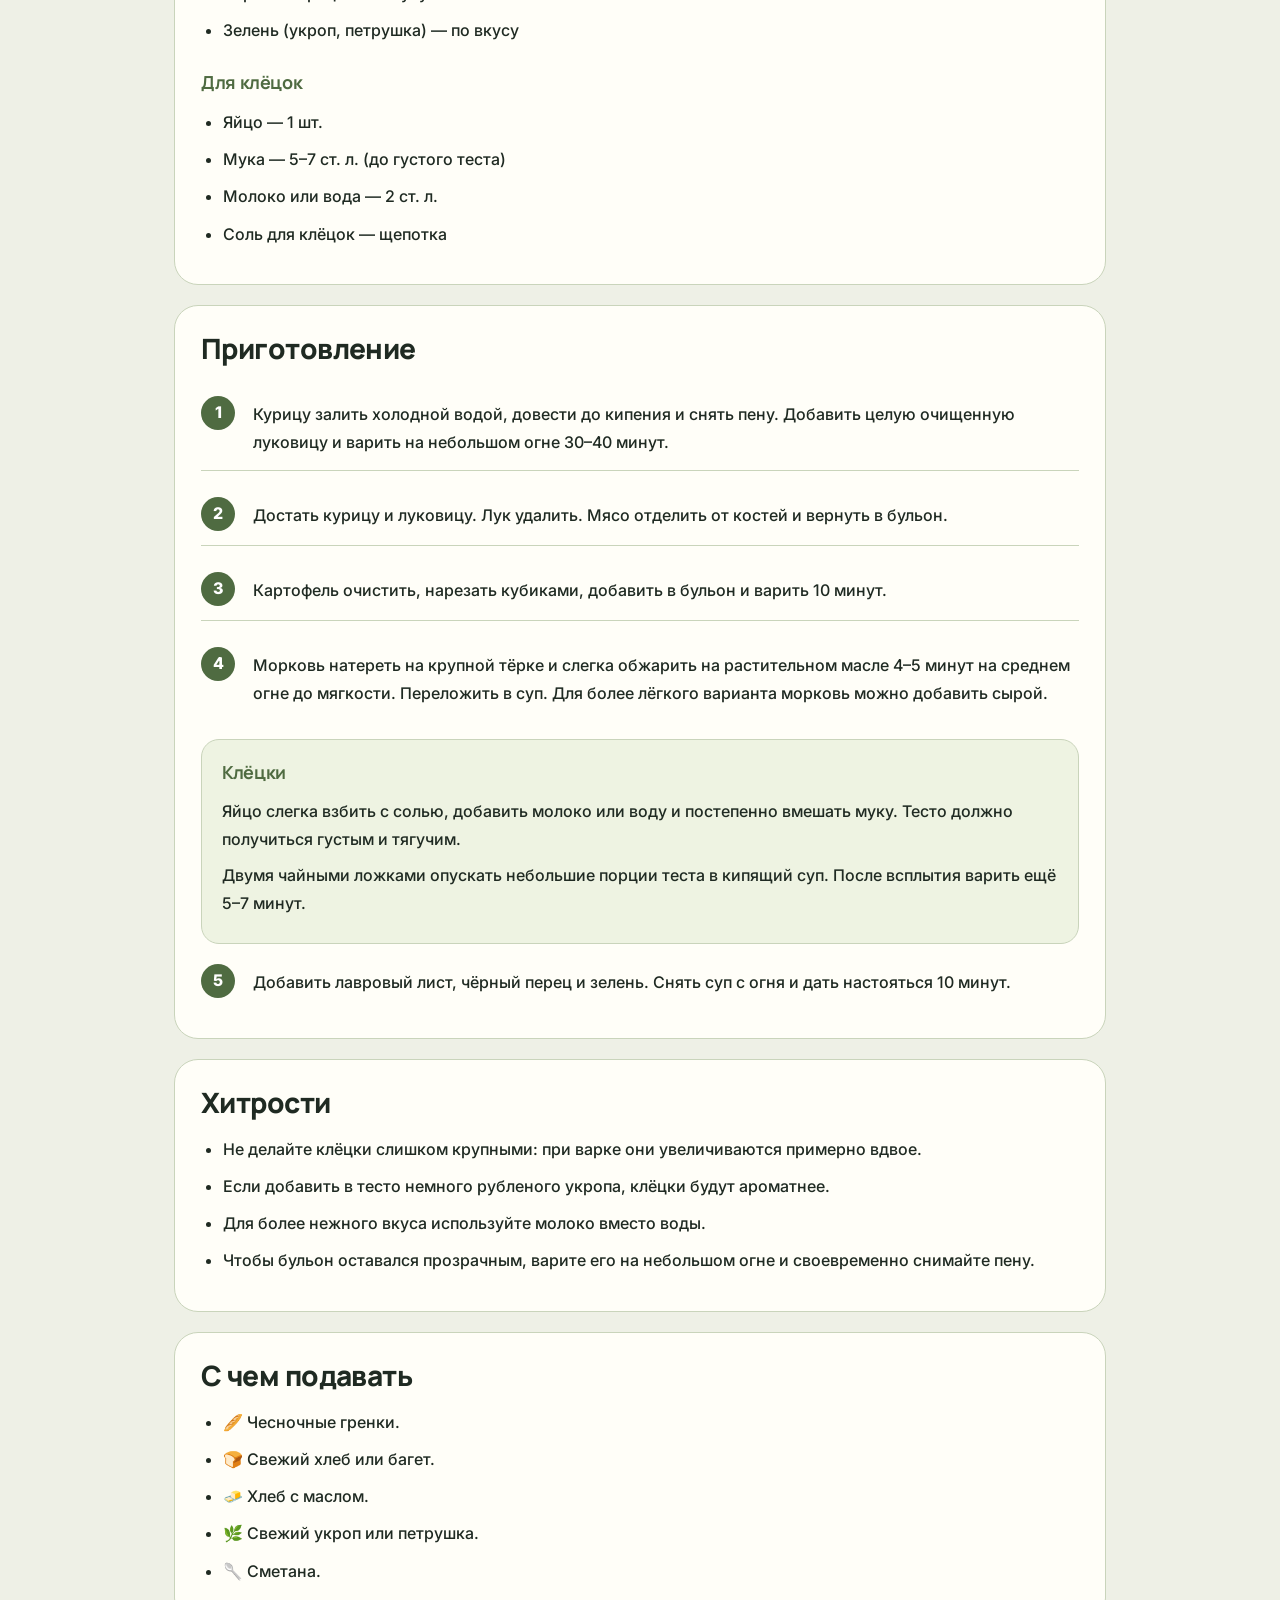
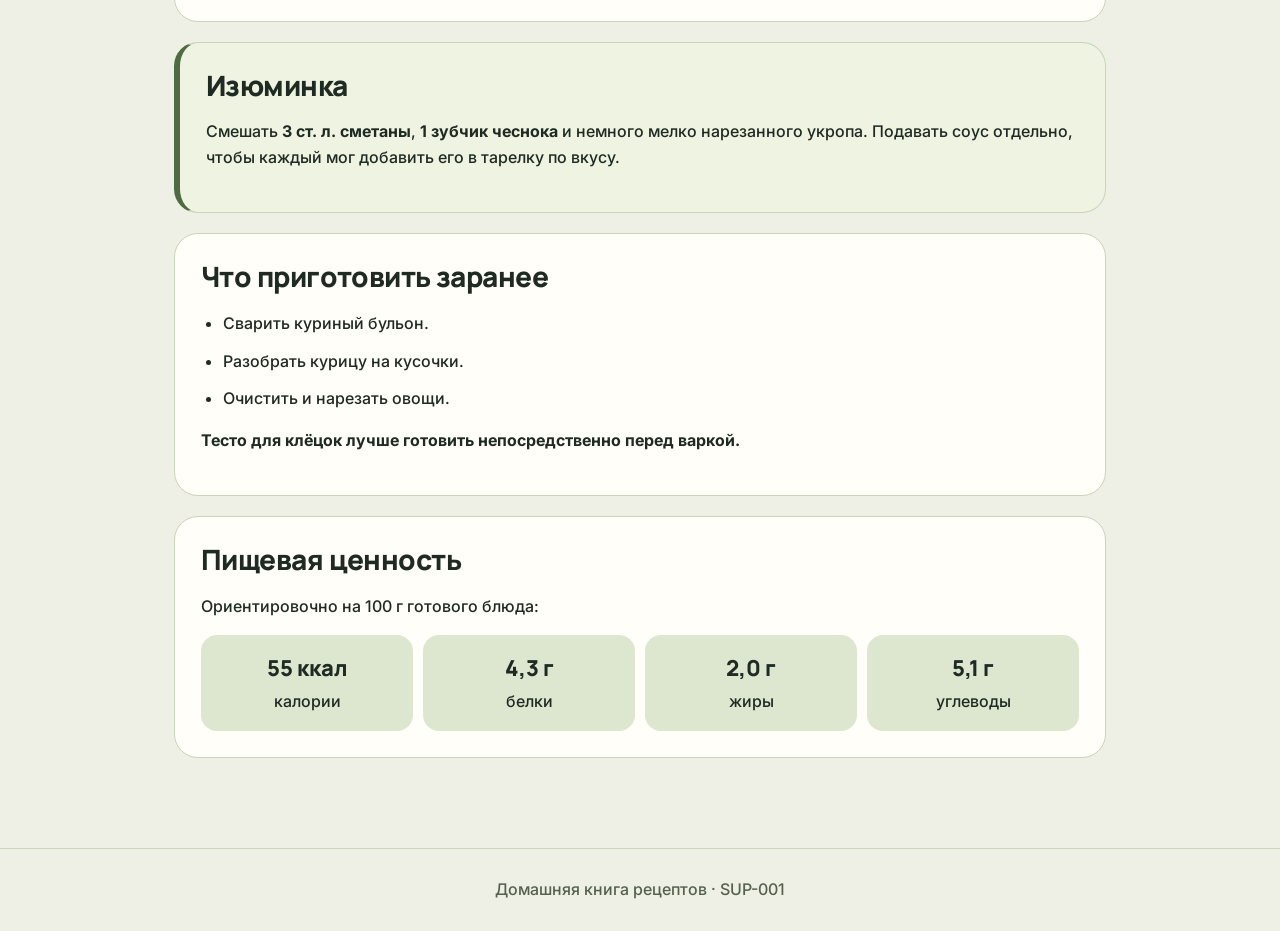
<file: recipes/kurinyj-sup-s-kleckami.html>
<!doctype html>
<html lang="ru" itemscope itemtype="https://schema.org/Recipe">
<head>
<meta charset="utf-8"><meta name="viewport" content="width=device-width,initial-scale=1">
<title>Куриный суп с клёцками</title>
<meta name="description" content="Домашний куриный суп с прозрачным бульоном, мягкими клёцками и свежей зеленью.">
<meta itemprop="name" content="Куриный суп с клёцками">
<meta itemprop="description" content="Домашний куриный суп с прозрачным бульоном, мягкими клёцками и свежей зеленью.">
<meta itemprop="recipeCategory" content="Суп">
<meta itemprop="keywords" content="Домашнее, Курица, Мамин рецепт">
<meta itemprop="prepTime" content="PT15M">
<meta itemprop="cookTime" content="PT45M">
<meta itemprop="totalTime" content="PT60M">
<meta itemprop="recipeYield" content="6–8 порций">
<link rel="preconnect" href="https://fonts.googleapis.com">
<link rel="preconnect" href="https://fonts.gstatic.com" crossorigin>
<link rel="stylesheet" href="https://fonts.googleapis.com/css2?family=Inter:wght@400;500;600;700;800&family=Manrope:wght@600;700;800&display=swap">
<link rel="stylesheet" href="../assets/css/styles.css">
<script type="application/ld+json">{"@context": "https://schema.org/", "@type": "Recipe", "name": "Куриный суп с клёцками", "description": "Домашний куриный суп с прозрачным бульоном, мягкими клёцками и свежей зеленью.", "image": ["../assets/images/kurinyj-sup-s-kleckami.png"], "recipeCategory": "Суп", "keywords": "Домашнее, Курица, Мамин рецепт", "prepTime": "PT15M", "cookTime": "PT45M", "totalTime": "PT60M", "recipeYield": "6–8 порций", "recipeIngredient": ["Курица (бедро, голень или грудка) — 500–700 г", "Картофель — 4–5 шт.", "Морковь — 1 шт.", "Лук репчатый — 1 шт.", "Лавровый лист — 2 шт.", "Вода — 2,5–3 л", "Растительное масло — 1 ст. л.", "Соль — по вкусу", "Чёрный перец — по вкусу", "Зелень (укроп, петрушка) — по вкусу", "Яйцо — 1 шт.", "Мука — 5–7 ст. л. (до густого теста)", "Молоко или вода — 2 ст. л.", "Соль для клёцок — щепотка"], "recipeInstructions": [{"@type": "HowToStep", "position": 1, "text": "1. Курицу залить холодной водой, довести до кипения и снять пену. Добавить целую очищенную луковицу и варить на небольшом огне 30–40 минут."}, {"@type": "HowToStep", "position": 2, "text": "2. Достать курицу и луковицу. Лук удалить. Мясо отделить от костей и вернуть в бульон."}, {"@type": "HowToStep", "position": 3, "text": "3. Картофель очистить, нарезать кубиками, добавить в бульон и варить 10 минут."}, {"@type": "HowToStep", "position": 4, "text": "4. Морковь натереть на крупной тёрке и слегка обжарить на растительном масле 4–5 минут на среднем огне до мягкости. Переложить в суп. Для более лёгкого варианта морковь можно добавить сырой."}, {"@type": "HowToStep", "position": 5, "text": "КЛЁЦКИ"}, {"@type": "HowToStep", "position": 6, "text": "Яйцо слегка взбить с солью, добавить молоко или воду и постепенно вмешать муку. Тесто должно получиться густым и тягучим."}, {"@type": "HowToStep", "position": 7, "text": "Двумя чайными ложками опускать небольшие порции теста в кипящий суп. После всплытия варить ещё 5–7 минут."}, {"@type": "HowToStep", "position": 8, "text": "5. Добавить лавровый лист, чёрный перец и зелень. Снять суп с огня и дать настояться 10 минут."}, {"@type": "HowToStep", "position": 9, "text": "С ЧЕМ ПОДАВАТЬ"}, {"@type": "HowToStep", "position": 10, "text": "• Чесночные гренки
• Свежий хлеб или багет
• Хлеб с маслом
• Свежий укроп или петрушка
• Сметана"}, {"@type": "HowToStep", "position": 11, "text": "ИЗЮМИНКА"}, {"@type": "HowToStep", "position": 12, "text": "Смешать 3 ст. л. сметаны, 1 зубчик чеснока и немного мелко нарезанного укропа. Подавать соус отдельно, чтобы каждый мог добавить его в тарелку по вкусу."}], "nutrition": {"@type": "NutritionInformation", "calories": "55 kcal", "proteinContent": "4.3 g", "fatContent": "2.0 g", "carbohydrateContent": "5.1 g"}}</script>
</head>
<body>

<header class="site-header">
  <div class="header-inner">
    <a class="brand" href="../index.html">Домашняя <em>книга рецептов</em></a>
    <div class="header-actions">
      <select class="theme-select" data-theme-select aria-label="Цветовая тема">
        <option value="sage">🌿 Шалфей</option>
        <option value="coffee">☕ Кофе</option>
                <option value="sea">🌊 Морская</option>
<option value="cobalt">💙 Кобальт</option>
<option value="cherry">❤️ Вишня</option>
<option value="plum">💜 Сливовая</option>
<option value="turquoise">🩵 Бирюза</option>
<option value="lilac">🪻 Сиреневая</option>
        <option value="dark">🌙 Тёмная</option>
      </select>
    </div>
  </div>
</header>

<main class="recipe-shell">
  <a class="back" href="../index.html">← Все рецепты</a>
  <img class="cover" itemprop="image" src="../assets/images/kurinyj-sup-s-kleckami.png" alt="Куриный суп с клёцками">

  <section class="recipe-head">
    <p class="kicker">Суп</p>
    <h1 itemprop="name">Куриный суп с клёцками</h1>
    <p class="lead" itemprop="description">Домашний куриный суп с прозрачным бульоном, мягкими клёцками и свежей зеленью.</p>
    <div class="recipe-meta"><span>🍽 <span itemprop="recipeYield">6–8 порций</span></span><span>⏱ 1 час</span></div>
    <div class="recipe-tags">
      <a class="tag" href="../index.html?tag=Домашнее">Домашнее</a>
      <a class="tag" href="../index.html?tag=Курица">Курица</a>
      <a class="tag" href="../index.html?tag=Мамин рецепт">Мамин рецепт</a>
    </div>
  </section>

  <section class="block">
    <h2>Ингредиенты</h2>
    <h3>Для супа</h3>
    <ul>
      <li itemprop="recipeIngredient">Курица (бедро, голень или грудка) — 500–700 г</li><li itemprop="recipeIngredient">Картофель — 4–5 шт.</li><li itemprop="recipeIngredient">Морковь — 1 шт.</li><li itemprop="recipeIngredient">Лук репчатый — 1 шт.</li><li itemprop="recipeIngredient">Лавровый лист — 2 шт.</li><li itemprop="recipeIngredient">Вода — 2,5–3 л</li><li itemprop="recipeIngredient">Растительное масло — 1 ст. л.</li><li itemprop="recipeIngredient">Соль — по вкусу</li><li itemprop="recipeIngredient">Чёрный перец — по вкусу</li><li itemprop="recipeIngredient">Зелень (укроп, петрушка) — по вкусу</li>
    </ul>
    <h3>Для клёцок</h3>
    <ul>
      <li itemprop="recipeIngredient">Яйцо — 1 шт.</li><li itemprop="recipeIngredient">Мука — 5–7 ст. л. (до густого теста)</li><li itemprop="recipeIngredient">Молоко или вода — 2 ст. л.</li><li itemprop="recipeIngredient">Соль для клёцок — щепотка</li>
    </ul>
  </section>

  <section class="block">
    <h2>Приготовление</h2>
    <div class="steps">
      <div class="step" itemprop="recipeInstructions" itemscope itemtype="https://schema.org/HowToStep"><div class="step-number">1</div><p itemprop="text">Курицу залить холодной водой, довести до кипения и снять пену. Добавить целую очищенную луковицу и варить на небольшом огне 30–40 минут.</p></div>
      <div class="step" itemprop="recipeInstructions" itemscope itemtype="https://schema.org/HowToStep"><div class="step-number">2</div><p itemprop="text">Достать курицу и луковицу. Лук удалить. Мясо отделить от костей и вернуть в бульон.</p></div>
      <div class="step" itemprop="recipeInstructions" itemscope itemtype="https://schema.org/HowToStep"><div class="step-number">3</div><p itemprop="text">Картофель очистить, нарезать кубиками, добавить в бульон и варить 10 минут.</p></div>
      <div class="step" itemprop="recipeInstructions" itemscope itemtype="https://schema.org/HowToStep"><div class="step-number">4</div><p itemprop="text">Морковь натереть на крупной тёрке и слегка обжарить на растительном масле 4–5 минут на среднем огне до мягкости. Переложить в суп. Для более лёгкого варианта морковь можно добавить сырой.</p></div>
    </div>
    <div class="component" itemprop="recipeInstructions" itemscope itemtype="https://schema.org/HowToSection">
      <h3 itemprop="name">Клёцки</h3>
      <p itemprop="itemListElement" itemscope itemtype="https://schema.org/HowToStep"><span itemprop="text">Яйцо слегка взбить с солью, добавить молоко или воду и постепенно вмешать муку. Тесто должно получиться густым и тягучим.</span></p>
      <p itemprop="itemListElement" itemscope itemtype="https://schema.org/HowToStep"><span itemprop="text">Двумя чайными ложками опускать небольшие порции теста в кипящий суп. После всплытия варить ещё 5–7 минут.</span></p>
    </div>
    <div class="steps">
      <div class="step" itemprop="recipeInstructions" itemscope itemtype="https://schema.org/HowToStep"><div class="step-number">5</div><p itemprop="text">Добавить лавровый лист, чёрный перец и зелень. Снять суп с огня и дать настояться 10 минут.</p></div>
    </div>
  </section>

  <section class="block">
    <h2>Хитрости</h2>
    <ul>
      <li>Не делайте клёцки слишком крупными: при варке они увеличиваются примерно вдвое.</li>
      <li>Если добавить в тесто немного рубленого укропа, клёцки будут ароматнее.</li>
      <li>Для более нежного вкуса используйте молоко вместо воды.</li>
      <li>Чтобы бульон оставался прозрачным, варите его на небольшом огне и своевременно снимайте пену.</li>
    </ul>
  </section>

  <section class="block">
    <h2>С чем подавать</h2>
    <ul><li>🥖 Чесночные гренки.</li><li>🍞 Свежий хлеб или багет.</li><li>🧈 Хлеб с маслом.</li><li>🌿 Свежий укроп или петрушка.</li><li>🥄 Сметана.</li></ul>
  </section>

  <section class="block highlight">
    <h2>Изюминка</h2>
    <p>Смешать <strong>3 ст. л. сметаны</strong>, <strong>1 зубчик чеснока</strong> и немного мелко нарезанного укропа. Подавать соус отдельно, чтобы каждый мог добавить его в тарелку по вкусу.</p>
  </section>

  <section class="block">
    <h2>Что приготовить заранее</h2>
    <ul><li>Сварить куриный бульон.</li><li>Разобрать курицу на кусочки.</li><li>Очистить и нарезать овощи.</li></ul>
    <p><strong>Тесто для клёцок лучше готовить непосредственно перед варкой.</strong></p>
  </section>

  <section class="block">
    <h2>Пищевая ценность</h2>
    <p>Ориентировочно на 100 г готового блюда:</p>
    <div class="nutrition" itemprop="nutrition" itemscope itemtype="https://schema.org/NutritionInformation">
      <div><strong itemprop="calories">55 ккал</strong>калории</div>
      <div><strong itemprop="proteinContent">4,3 г</strong>белки</div>
      <div><strong itemprop="fatContent">2,0 г</strong>жиры</div>
      <div><strong itemprop="carbohydrateContent">5,1 г</strong>углеводы</div>
    </div>
  </section>

  <div class="import-only" aria-hidden="true"><h2>Ingredients</h2><div itemprop="recipeIngredient">Курица (бедро, голень или грудка) — 500–700 г</div><div itemprop="recipeIngredient">Картофель — 4–5 шт.</div><div itemprop="recipeIngredient">Морковь — 1 шт.</div><div itemprop="recipeIngredient">Лук репчатый — 1 шт.</div><div itemprop="recipeIngredient">Лавровый лист — 2 шт.</div><div itemprop="recipeIngredient">Вода — 2,5–3 л</div><div itemprop="recipeIngredient">Растительное масло — 1 ст. л.</div><div itemprop="recipeIngredient">Соль — по вкусу</div><div itemprop="recipeIngredient">Чёрный перец — по вкусу</div><div itemprop="recipeIngredient">Зелень (укроп, петрушка) — по вкусу</div><div itemprop="recipeIngredient">Яйцо — 1 шт.</div><div itemprop="recipeIngredient">Мука — 5–7 ст. л. (до густого теста)</div><div itemprop="recipeIngredient">Молоко или вода — 2 ст. л.</div><div itemprop="recipeIngredient">Соль для клёцок — щепотка</div><h2>Instructions</h2><div class="instructions-text">1. Курицу залить холодной водой, довести до кипения и снять пену. Добавить целую очищенную луковицу и варить на небольшом огне 30–40 минут.<br><br>2. Достать курицу и луковицу. Лук удалить. Мясо отделить от костей и вернуть в бульон.<br><br>3. Картофель очистить, нарезать кубиками, добавить в бульон и варить 10 минут.<br><br>4. Морковь натереть на крупной тёрке и слегка обжарить на растительном масле 4–5 минут на среднем огне до мягкости. Переложить в суп. Для более лёгкого варианта морковь можно добавить сырой.<br><br>КЛЁЦКИ<br><br>Яйцо слегка взбить с солью, добавить молоко или воду и постепенно вмешать муку. Тесто должно получиться густым и тягучим.<br><br>Двумя чайными ложками опускать небольшие порции теста в кипящий суп. После всплытия варить ещё 5–7 минут.<br><br>5. Добавить лавровый лист, чёрный перец и зелень. Снять суп с огня и дать настояться 10 минут.<br><br>С ЧЕМ ПОДАВАТЬ<br><br>• Чесночные гренки<br>• Свежий хлеб или багет<br>• Хлеб с маслом<br>• Свежий укроп или петрушка<br>• Сметана<br><br>ИЗЮМИНКА<br><br>Смешать 3 ст. л. сметаны, 1 зубчик чеснока и немного мелко нарезанного укропа. Подавать соус отдельно, чтобы каждый мог добавить его в тарелку по вкусу.</div></div></main>
<footer class="footer">Домашняя книга рецептов · SUP-001</footer>
<script src="../assets/js/theme.js"></script>
</body>
</html>
</file>
<file: assets/css/styles.css>
:root{
  --bg:#eef0e6;
  --paper:#fffef8;
  --text:#1f2a22;
  --muted:#54614f;
  --line:#c9d4bb;
  --accent:#4f6b41;
  --accent-dark:#2f4426;
  --soft:#dde6cf;
  --highlight:#eef3e2;
  --shadow:0 18px 50px rgba(38,58,36,.16);
}
html[data-theme="coffee"]{
  --bg:#efe4d6;--paper:#fffaf1;--text:#2a1d12;--muted:#6b5340;
  --line:#dcc4a8;--accent:#6f4427;--accent-dark:#472713;
  --soft:#ecd6bd;--highlight:#f7ecdd;--shadow:0 18px 50px rgba(75,49,32,.18);
}
html[data-theme="sea"]{
  --bg:#e4eeec;--paper:#f7fdfb;--text:#16292b;--muted:#4f6664;
  --line:#bcd3cf;--accent:#2c6360;--accent-dark:#16403e;
  --soft:#cee0dd;--highlight:#e3f1ee;--shadow:0 18px 50px rgba(44,73,69,.16);
}

html[data-theme="cobalt"]{--bg:#e6ecf8;--paper:#fbfdff;--text:#16213a;--muted:#4f5e7e;--line:#bccaeb;--accent:#214d97;--accent-dark:#13306f;--soft:#cfdcf4;--highlight:#e6eefb;--shadow:0 18px 50px rgba(37,72,128,.18)}
html[data-theme="cherry"]{--bg:#f5e2e4;--paper:#fff7f8;--text:#31151c;--muted:#75505a;--line:#e6bcc2;--accent:#96303f;--accent-dark:#5e1b27;--soft:#efd0d5;--highlight:#f8e7ea;--shadow:0 18px 50px rgba(120,43,57,.18)}
html[data-theme="plum"]{--bg:#efe3ed;--paper:#fff8fd;--text:#2c172e;--muted:#635068;--line:#d8c2d6;--accent:#6e3b66;--accent-dark:#462342;--soft:#e3cee1;--highlight:#f3e6f1;--shadow:0 18px 50px rgba(97,56,90,.18)}
html[data-theme="turquoise"]{--bg:#e1efed;--paper:#f7fffd;--text:#102928;--muted:#456565;--line:#b0d3d0;--accent:#1d7c7a;--accent-dark:#0d514f;--soft:#cae3e0;--highlight:#e2f1ef;--shadow:0 18px 50px rgba(31,124,121,.18)}
html[data-theme="lilac"]{--bg:#ece5f6;--paper:#fdfaff;--text:#241d36;--muted:#564b6e;--line:#cabddf;--accent:#6f5bb2;--accent-dark:#483481;--soft:#dcd0ef;--highlight:#efe9f7;--shadow:0 18px 50px rgba(104,84,165,.18)}

html[data-theme="dark"]{
  --bg:#1a201b;--paper:#252d24;--text:#eef3ea;--muted:#a6b39f;
  --line:#414e3c;--accent:#a8be92;--accent-dark:#d2e3bf;
  --soft:#2f3a2c;--highlight:#222a20;--shadow:0 18px 50px rgba(0,0,0,.32);
}
*{box-sizing:border-box}
html{scroll-behavior:smooth;font-size:16px}
body{
  margin:0;background:var(--bg);color:var(--text);
  font-family:Inter,system-ui,-apple-system,"Segoe UI",Roboto,Arial,sans-serif;
  font-weight:500;line-height:1.6;
  transition:background .2s,color .2s;
}
a{color:inherit}
h1,h2,h3,h4,.brand{
  font-family:Manrope,"Segoe UI",system-ui,-apple-system,Roboto,Arial,sans-serif;
  font-weight:800;letter-spacing:-.02em;
}
.site-header{
  position:sticky;top:0;z-index:30;
  backdrop-filter:blur(14px);
  background:color-mix(in srgb,var(--bg) 92%,transparent);
  border-bottom:1px solid var(--line);
}
.header-inner{
  max-width:1180px;margin:auto;padding:14px 24px;
  display:flex;align-items:center;justify-content:space-between;gap:18px;
}
.brand{text-decoration:none;font-weight:850;letter-spacing:-.02em}
.brand em{font-style:normal;color:var(--accent)}
.header-actions{display:flex;align-items:center;gap:10px}
.theme-select{
  width:auto;min-width:150px;padding:10px 12px;border-radius:999px;
  border:1px solid var(--line);background:var(--paper);color:var(--text);
  font-family:inherit;font-weight:600;
}
.home{max-width:1180px;margin:auto;padding:60px 24px 80px}
.kicker{
  color:var(--accent);font-size:13px;font-weight:800;
  letter-spacing:.13em;text-transform:uppercase;
}
.hero h1{
  margin:12px 0 16px;max-width:940px;
  font-family:Manrope,"Segoe UI",system-ui,sans-serif;
  font-weight:800;
  font-size:clamp(40px,6.8vw,80px);
  line-height:1;letter-spacing:-.04em;
}
.hero p{max-width:760px;color:var(--muted);font-size:18px;line-height:1.7;font-weight:500}
.controls{margin-top:32px;display:grid;grid-template-columns:1fr 260px;gap:12px}
input,select{
  width:100%;border:1px solid var(--line);border-radius:16px;
  background:var(--paper);color:var(--text);padding:15px 16px;
  font-family:inherit;font-weight:500;font-size:16px;outline:none;
}
input:focus,select:focus{border-color:var(--accent);box-shadow:0 0 0 4px color-mix(in srgb,var(--accent) 18%,transparent)}
.tag-cloud{display:flex;flex-wrap:wrap;gap:8px;margin:18px 0 30px}
.tag,.tag-button{
  display:inline-flex;align-items:center;border:0;border-radius:999px;
  padding:9px 14px;background:var(--soft);color:var(--accent-dark);
  text-decoration:none;font-size:14px;font-weight:700;cursor:pointer;
  font-family:inherit;
}
.tag-button.active{background:var(--accent);color:#fff}
.grid{display:grid;grid-template-columns:repeat(auto-fill,minmax(300px,1fr));gap:24px}
.card{
  background:var(--paper);border:1px solid var(--line);border-radius:26px;
  overflow:hidden;box-shadow:var(--shadow);transition:.2s ease;
}
.card:hover{transform:translateY(-3px);box-shadow:0 24px 60px color-mix(in srgb,var(--accent) 18%,var(--shadow))}
.card>a{text-decoration:none;display:block}
.card img{display:block;width:100%;aspect-ratio:4/3;object-fit:cover}
.card-body{padding:20px}
.category-pill{
  display:inline-flex;border-radius:999px;background:var(--soft);
  color:var(--accent-dark);padding:6px 12px;font-size:12px;font-weight:800;
}
.card h2{
  font-family:Manrope,"Segoe UI",system-ui,sans-serif;
  font-weight:800;font-size:22px;line-height:1.2;margin:12px 0 10px;
  word-break:break-word;overflow-wrap:anywhere;
}
.card .desc{color:var(--muted);line-height:1.6;margin:0 0 15px}
.meta{display:flex;gap:14px;flex-wrap:wrap;color:var(--muted);font-size:14px}
.recipe-shell{max-width:980px;margin:auto;padding:28px 24px 90px}
.back{display:inline-flex;margin:8px 0 20px;color:var(--accent);text-decoration:none;font-weight:700}
.cover{
  width:100%;max-height:620px;object-fit:cover;border-radius:30px;
  border:1px solid var(--line);box-shadow:var(--shadow);
}
.recipe-head{padding:30px 4px 12px}
.recipe-head h1{
  margin:8px 0 12px;
  font-family:Manrope,"Segoe UI",system-ui,sans-serif;
  font-weight:800;
  font-size:clamp(38px,6.5vw,68px);
  line-height:1.02;letter-spacing:-.035em;
  overflow-wrap:anywhere;
}
.recipe-head .lead{color:var(--muted);font-size:18px;line-height:1.7;max-width:760px;font-weight:500}
.recipe-meta{display:flex;flex-wrap:wrap;gap:9px;margin:18px 0}
.recipe-meta span{
  background:var(--paper);border:1px solid var(--line);
  border-radius:999px;padding:9px 13px;font-size:14px;font-weight:500;
}
.recipe-tags{display:flex;flex-wrap:wrap;gap:8px}
.block{
  margin-top:20px;padding:26px;border-radius:24px;
  border:1px solid var(--line);background:var(--paper);
}
.block h2{margin:0 0 18px;font-family:Manrope,"Segoe UI",system-ui,sans-serif;font-weight:800;font-size:28px;line-height:1.15}
.block h3{margin:24px 0 12px;color:var(--accent);font-size:18px;font-weight:700}

#ingredients > h3{
  margin:24px 0 8px;
  padding:0;
  color:var(--accent);
  font-size:16px;
  line-height:1.35;
  font-weight:800;
  letter-spacing:.01em;
}
#ingredients > h3:first-child{margin-top:0}
#ingredients > ul + h3{margin-top:30px}
#ingredients > ul{margin-bottom:0}
.block ul{margin:0;padding-left:22px}
.block li{margin:10px 0;line-height:1.7;font-weight:500}
.steps{display:grid;gap:12px}
.step{
  display:grid;grid-template-columns:38px 1fr;gap:14px;
  padding:14px 0;border-bottom:1px solid var(--line);
}
.step:last-child{border-bottom:0}
.step-number{
  width:34px;height:34px;display:grid;place-items:center;border-radius:50%;
  background:var(--accent);color:white;font-weight:800;
}
.step p{margin:4px 0 0;line-height:1.75;font-weight:500}
.component{
  margin:18px 0 6px;padding:18px 20px;border-radius:18px;
  background:var(--highlight);border:1px solid var(--line);
}
.component h3{margin:0 0 10px}
.component p{margin:8px 0;line-height:1.75;font-weight:500}
.highlight{background:var(--highlight);border-left:6px solid var(--accent)}
.nutrition{display:grid;grid-template-columns:repeat(4,1fr);gap:10px}
.nutrition div{text-align:center;padding:16px 10px;border-radius:16px;background:var(--soft)}
.nutrition strong{display:block;font-size:22px;margin-bottom:3px;font-family:Manrope,"Segoe UI",sans-serif;font-weight:800}
.footer{text-align:center;color:var(--muted);padding:28px 20px;border-top:1px solid var(--line);font-weight:500}
.import-only{position:absolute!important;left:-9999px!important;width:1px!important;height:1px!important;overflow:hidden!important}
@media(max-width:720px){
  html{font-size:16px}
  .controls{grid-template-columns:1fr}
  .home,.recipe-shell{padding-left:16px;padding-right:16px}
  .block{padding:20px}
  .nutrition{grid-template-columns:repeat(2,1fr)}
  .step{grid-template-columns:34px 1fr}
  .brand{font-size:15px}
  .theme-select{min-width:132px}
  .card h2{font-size:20px}
}
</file>
